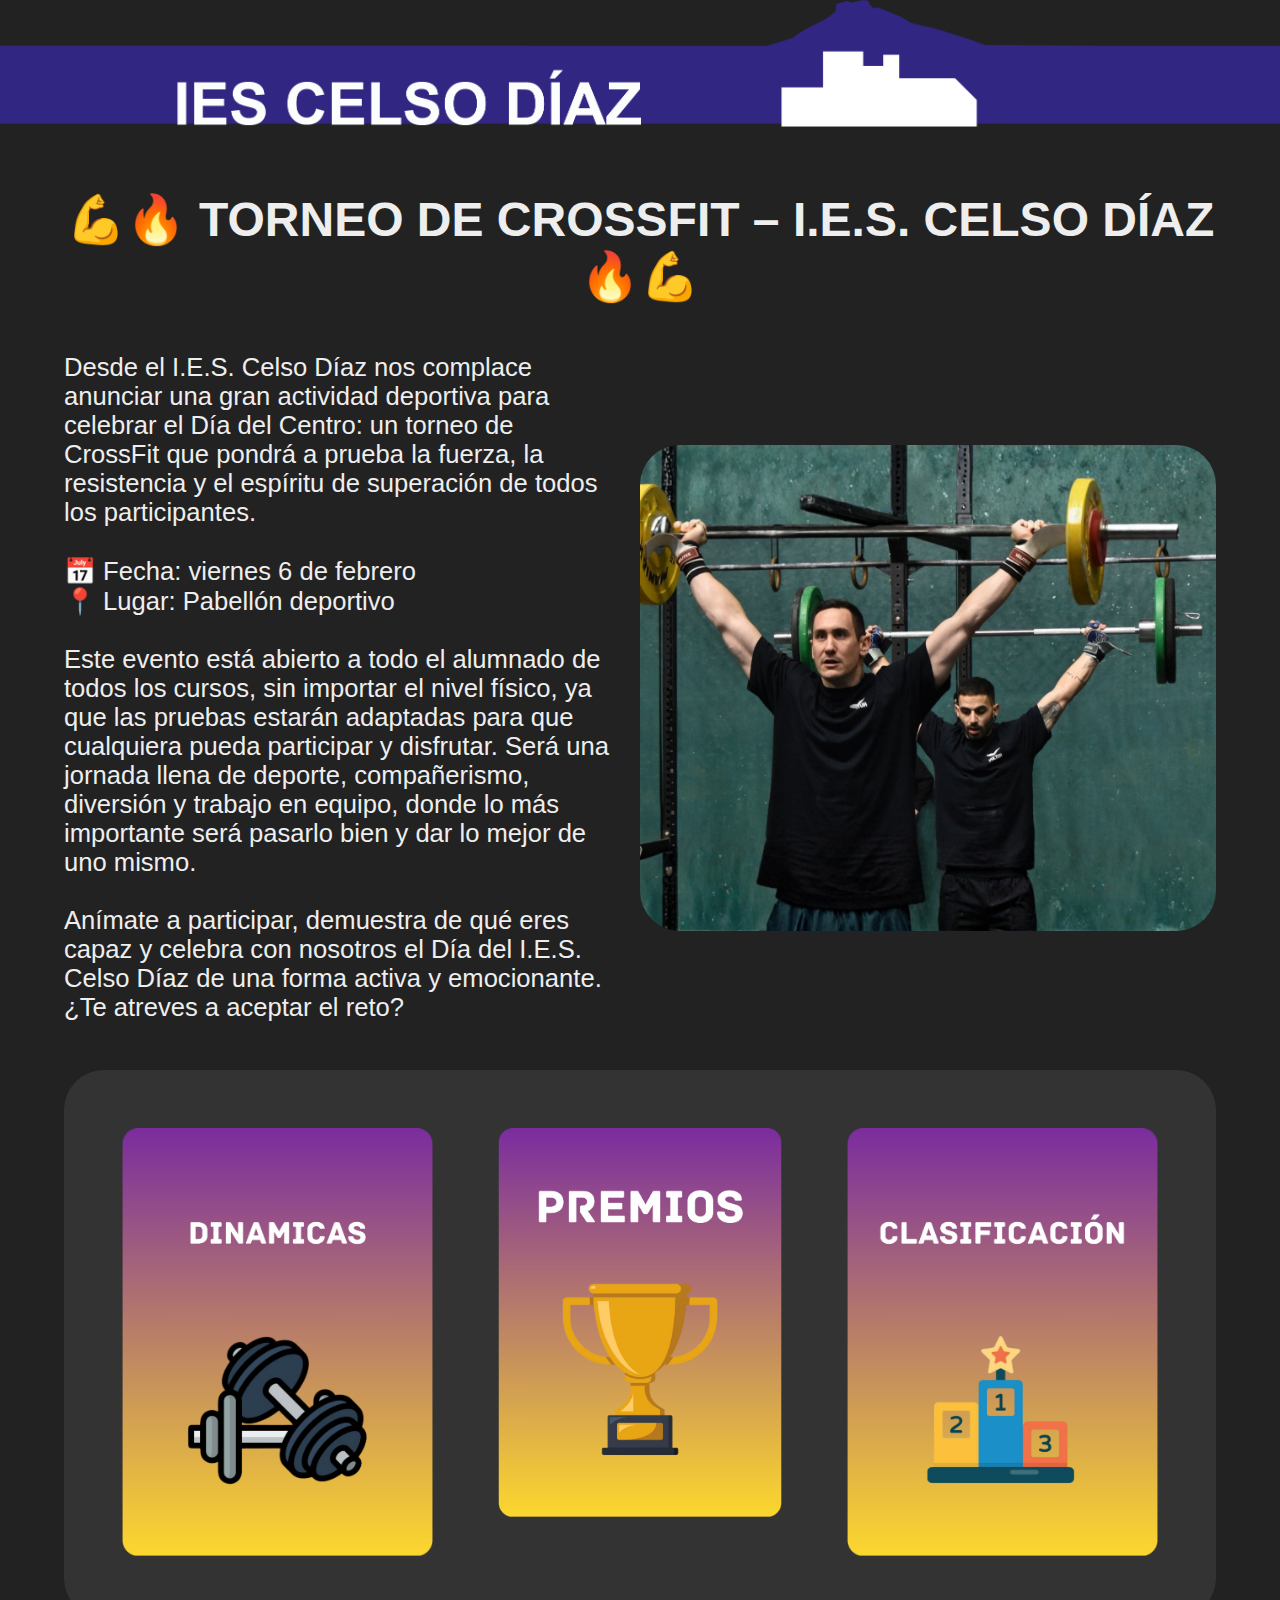
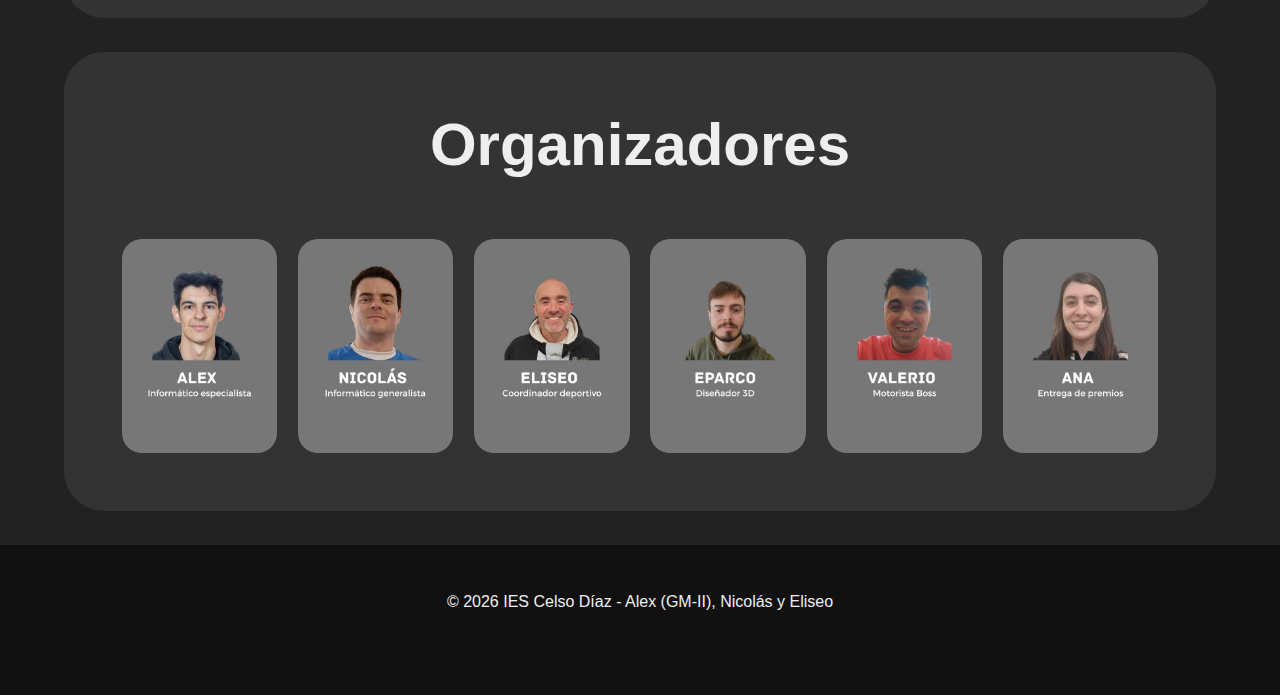
<file: index.html>
<!DOCTYPE html>
<html lang="en">
<head>
    <meta charset="UTF-8">
    <meta name="viewport" content="width=device-width, initial-scale=1.0">
    <title>Torneo CrossFit Celso</title>
    <link rel="stylesheet" href="styles.css">
</head>
<body>
    <header>
        <img src="assetts/LogoCelso.png" id="celso-logo">
    </header>
    <main class="main-content">
        <section id="heading"><h1>💪🔥 TORNEO DE CROSSFIT – I.E.S. CELSO DÍAZ 🔥💪 <br></h1></section>
        <section class="info">
            <p>
            Desde el I.E.S. Celso Díaz nos complace anunciar una gran actividad deportiva para celebrar el Día del Centro: un torneo de CrossFit que pondrá a prueba la fuerza, la resistencia y el espíritu de superación de todos los participantes.
            <br><br>
            📅 Fecha: viernes 6 de febrero <br>
            📍 Lugar: Pabellón deportivo
            <br><br>
            Este evento está abierto a todo el alumnado de todos los cursos, sin importar el nivel físico, ya que las pruebas estarán adaptadas para que cualquiera pueda participar y disfrutar. Será una jornada llena de deporte, compañerismo, diversión y trabajo en equipo, donde lo más importante será pasarlo bien y dar lo mejor de uno mismo.
            <br><br>
            Anímate a participar, demuestra de qué eres capaz y celebra con nosotros el Día del I.E.S. Celso Díaz de una forma activa y emocionante. <br>
            ¿Te atreves a aceptar el reto?</p>
            <img src="assetts/main-img.png">
        </section>
        <section class="apartados">
            <div id="dinamicas">
                <a href="Web Ejercicios/index2.html" target="_blank"><img src="assetts/dinamicas.png"></a>
            </div>
            <div id="premios">
                <a href="Web Premios/index.html" target="_blank"><img src="assetts/premios.png"></a>
            </div>
            <div id="clasificacion">
                <a href="Web Resultados/Index.html" target="_blank"><img src="assetts/clasificacion.png"></a>
            </div>
        </section>
        <section class="personal">
            <div class="person-display">
                <h2>Organizadores</h2>
                <div class="organizers-photos">    
                    <img src="assetts/Alex.png">
                    <img src="assetts/Nicolas.png">
                    <img src="assetts/Eliseo.png">
                    <img src="assetts/Eparco.png">
                    <img src="assetts/Valerio.png">
                    <img src="assetts/Ana.png">
                </div>
            </div>
        </section>
    </main>
    <footer>
        &copy; 2026 IES Celso Díaz - Alex (GM-II), Nicolás y Eliseo
    </footer>
</body>
</html>
</file>
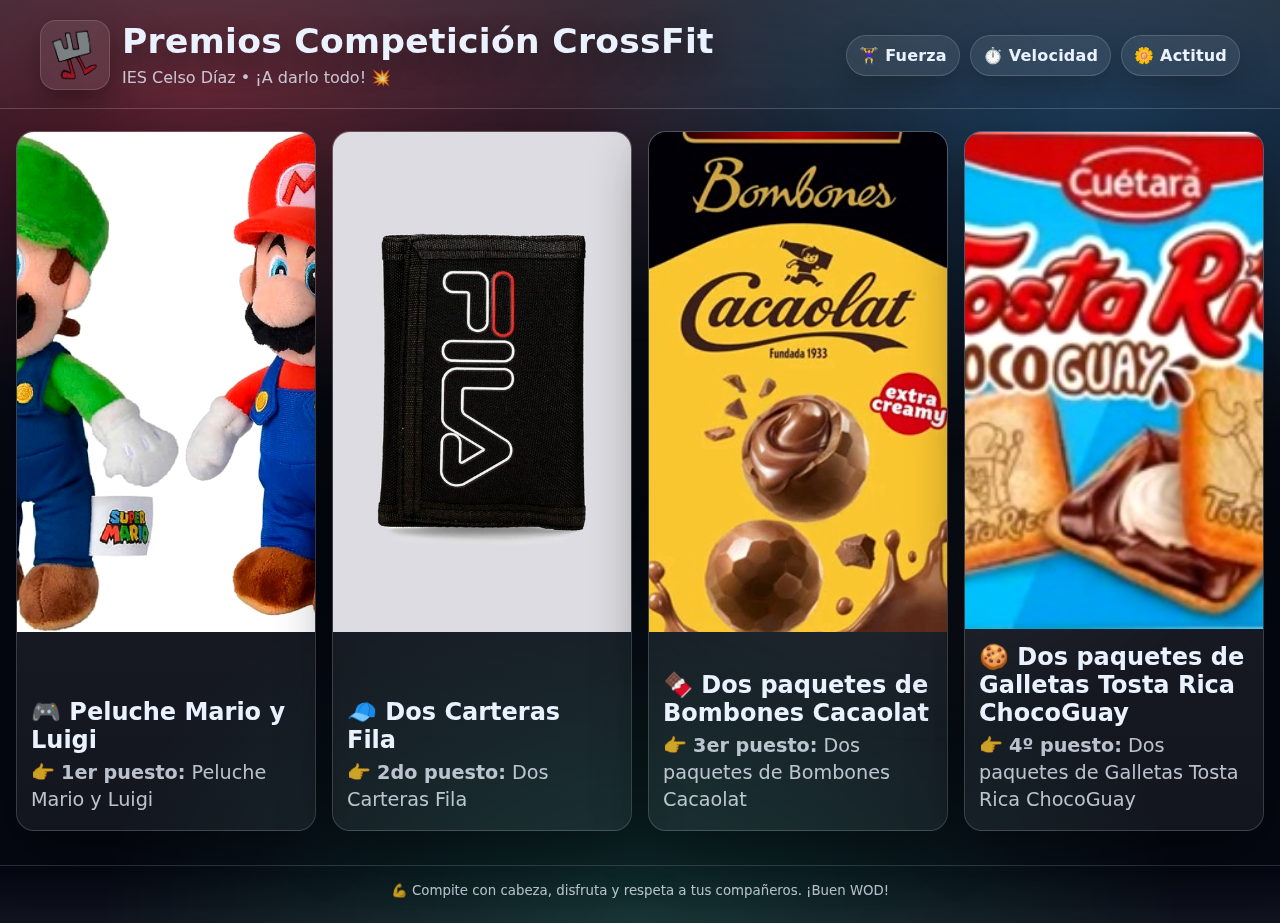
<file: Web Premios/index.html>
<!doctype html>
<html lang="es">
<head>
  <meta charset="utf-8" />
  <meta name="viewport" content="width=device-width, initial-scale=1" />
  <title>Premios Competición CrossFit - Celso Díaz</title>
  <link rel="stylesheet" href="premios.css" />
</head>

<body>
  <header class="site-header">
    <div class="header-inner">
      <div class="brand">
        <img class="logo" src="LogoCelsito.png" alt="Logo IES Celso Díaz" />
        <div>
          <h1>Premios Competición CrossFit</h1>
          <p class="subtitle">IES Celso Díaz • ¡A darlo todo! 💥</p>
        </div>
      </div>
      <div class="header-badges">
        <span class="pill">🏋️‍♀️ Fuerza</span>
        <span class="pill">⏱️ Velocidad</span>
        <span class="pill"> 🌼 Actitud</span>
      </div>
    </div>
  </header>
  <main class="container">
    <section class="grid">
      <!-- 1º -->
      <article class="card">
        <div class="badge gold">🥇 1er puesto</div>
        <img src="premio1.jpg" alt="Peluche Mario y Luigi" />
        <div class="card-text">
          <h2>🎮 Peluche Mario y Luigi</h2>
          <p>👉 <strong>1er puesto:</strong> Peluche Mario y Luigi</p>
        </div>
      </article>
      <!-- 2º -->
      <article class="card">
        <div class="badge silver">🥈 2do puesto</div>
        <img src="premio2.jpg" alt="Dos Carteras Fila" />
        <div class="card-text">
          <h2>🧢 Dos Carteras Fila</h2>
          <p>👉 <strong>2do puesto:</strong> Dos Carteras Fila</p>
        </div>
      </article>

      <!-- 3º -->
      <article class="card">
        <div class="badge bronze">🥉 3er puesto</div>
        <img src="premio3.jpg" alt="Dos paquetes de Bombones Cacaolat" />
        <div class="card-text">
          <h2>🍫 Dos paquetes de Bombones Cacaolat</h2>
          <p>👉 <strong>3er puesto:</strong> Dos paquetes de Bombones Cacaolat</p>
        </div>
      </article>
      <!-- 4º -->
      <article class="card">
        <div class="badge blue">🏅 4º puesto</div>
        <img src="premio4.jpg" alt="Dos paquetes de Galletas Tosta Rica ChocoGuay" />
        <div class="card-text">
          <h2>🍪 Dos paquetes de Galletas Tosta Rica ChocoGuay</h2>
          <p>👉 <strong>4º puesto:</strong> Dos paquetes de Galletas Tosta Rica ChocoGuay</p>
        </div>
      </article>
    </section>
  </main>
  <footer class="site-footer">
    <small>💪 Compite con cabeza, disfruta y respeta a tus compañeros. ¡Buen WOD!</small>
  </footer>
</body>
</html>
</file>
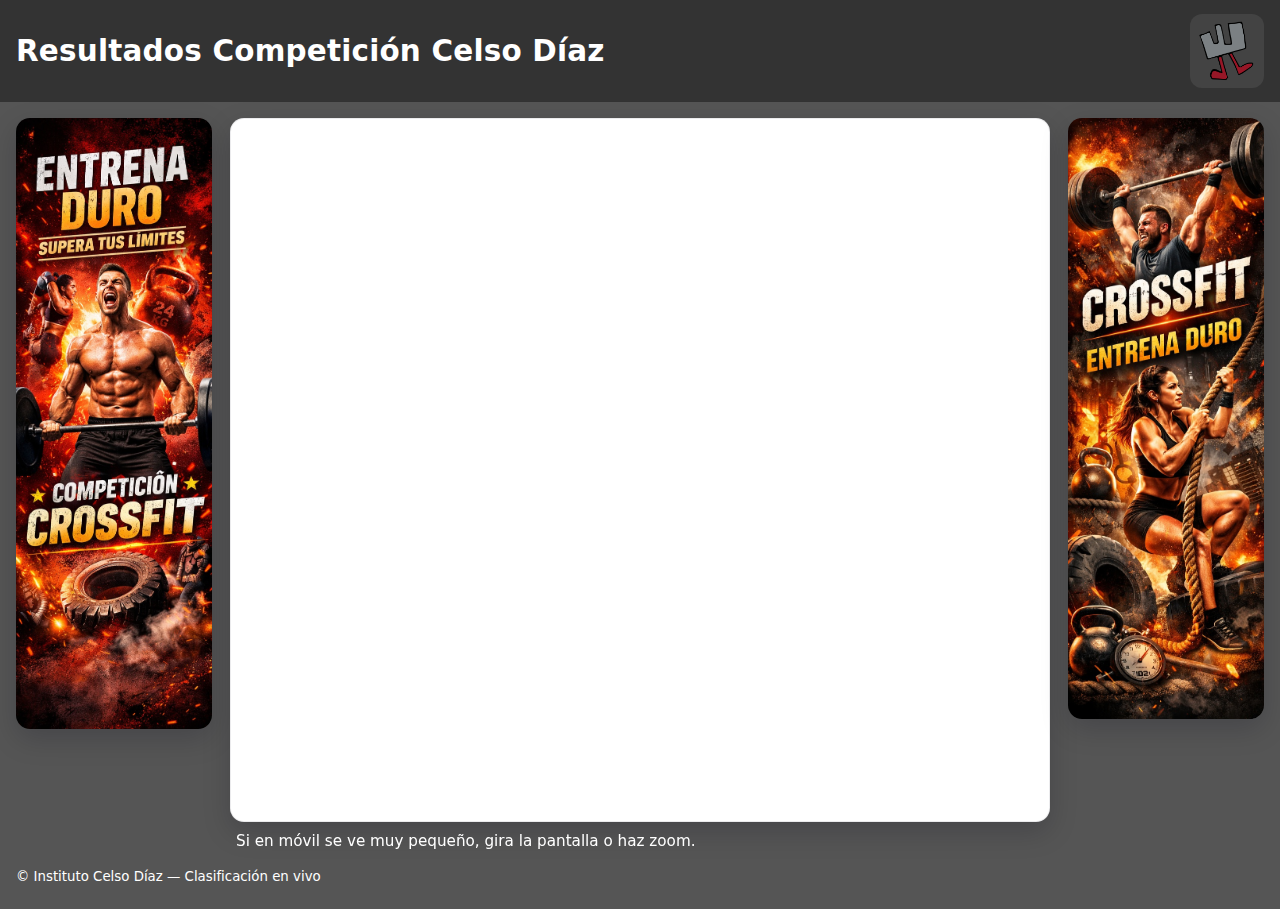
<file: Web Resultados/Index.html>
<!doctype html>
<html lang="es">
<head>
  <meta charset="utf-8" />
  <meta name="viewport" content="width=device-width, initial-scale=1" />
  <title>Resultados Competición Celso Díaz</title>
  <link rel="stylesheet" href="styles.css" />
</head>

<body>
  <header class="site-header">
    <div class="header-inner">
      <h1 class="site-title">Resultados Competición Celso Díaz</h1>

      <!-- Logo del instituto (colócalo en la misma carpeta que este HTML) -->
      <img
        class="logo"
        src="LogoCelsito.png"
        alt="Logo del Instituto Celso Díaz"
      />
    </div>
  </header>

  <main class="layout">
    <!-- Banner izquierda -->
    <aside class="banner banner-left">
      <img src="bannerIzquierda.jpg" alt="Banner izquierda" />
    </aside>

    <!-- Resultados (Google Sheets publicado) -->
    <section class="content">
      <div class="sheet-frame">
        <iframe
          title="Resultados CrossFit"
          src="https://docs.google.com/spreadsheets/d/e/2PACX-1vQl5-R5XbinoEIozW8bozPFiPnJjiyoJCV2-h3wQ0bOZ3fdquMgkKwj0eEfr5duaV_zZAANyacU_Jhb/pubhtml?gid=1441792868&single=true"
          loading="lazy"
          referrerpolicy="no-referrer"
        ></iframe>
      </div>

      <p class="hint">
        Si en móvil se ve muy pequeño, gira la pantalla o haz zoom.
      </p>
    </section>

    <!-- Banner derecha -->
    <aside class="banner banner-right">
      <img src="bannerDerecha.jpg" alt="Banner derecha" />
    </aside>
  </main>

  <footer class="site-footer">
    <small>© Instituto Celso Díaz — Clasificación en vivo</small>
  </footer>
</body>
</html>
</file>
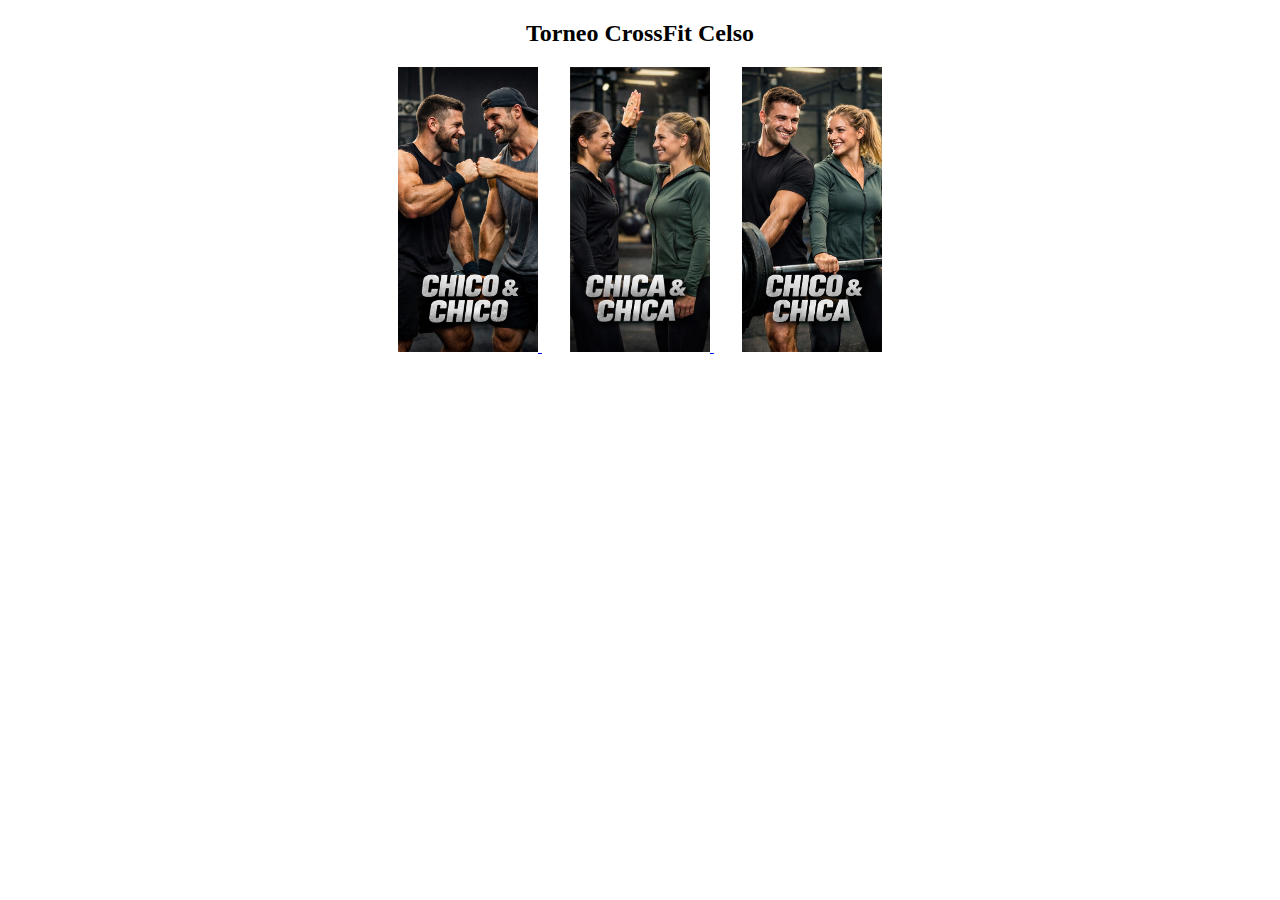
<file: Copia Inicial Index.html>
<!DOCTYPE html>
<html>
    <head>
        <meta charset="utf-8" />
        <title></title>

    </head>
    <body>
    
        <center>
    
    <h2> Torneo CrossFit Celso </h2>

        
         <a target="_blank" href="https://docs.google.com/spreadsheets/d/e/2PACX-1vTY6V5K6m8VhWU0AOLpxbPLIF3sOhER3HW9w3KVppLbUaOc_iIRFByzlRPNIIN_nhLEk55mT_eYa50C/pubhtml?gid=2095402340&single=true">
        
        <img width="140" src="chico_chico.png" />
        
        </a>
        
        <p1 style="color: white;">___</p1>
        <a target="_blank" href="https://docs.google.com/spreadsheets/d/e/2PACX-1vTY6V5K6m8VhWU0AOLpxbPLIF3sOhER3HW9w3KVppLbUaOc_iIRFByzlRPNIIN_nhLEk55mT_eYa50C/pubhtml?gid=2095402340&single=true">
        
            <img width="140" src="chica_chica.png" />
        </a>
    
        <p1 style="color: white;">___</p1>
        
        <a target="_blank" href="https://docs.google.com/spreadsheets/d/e/2PACX-1vTY6V5K6m8VhWU0AOLpxbPLIF3sOhER3HW9w3KVppLbUaOc_iIRFByzlRPNIIN_nhLEk55mT_eYa50C/pubhtml?gid=2095402340&single=true">
        <img width="140" src="chico_chica.png" />
        </a>
        
        <p1>    </p1>

        </center>

    

    </body>

    </html>
</file>
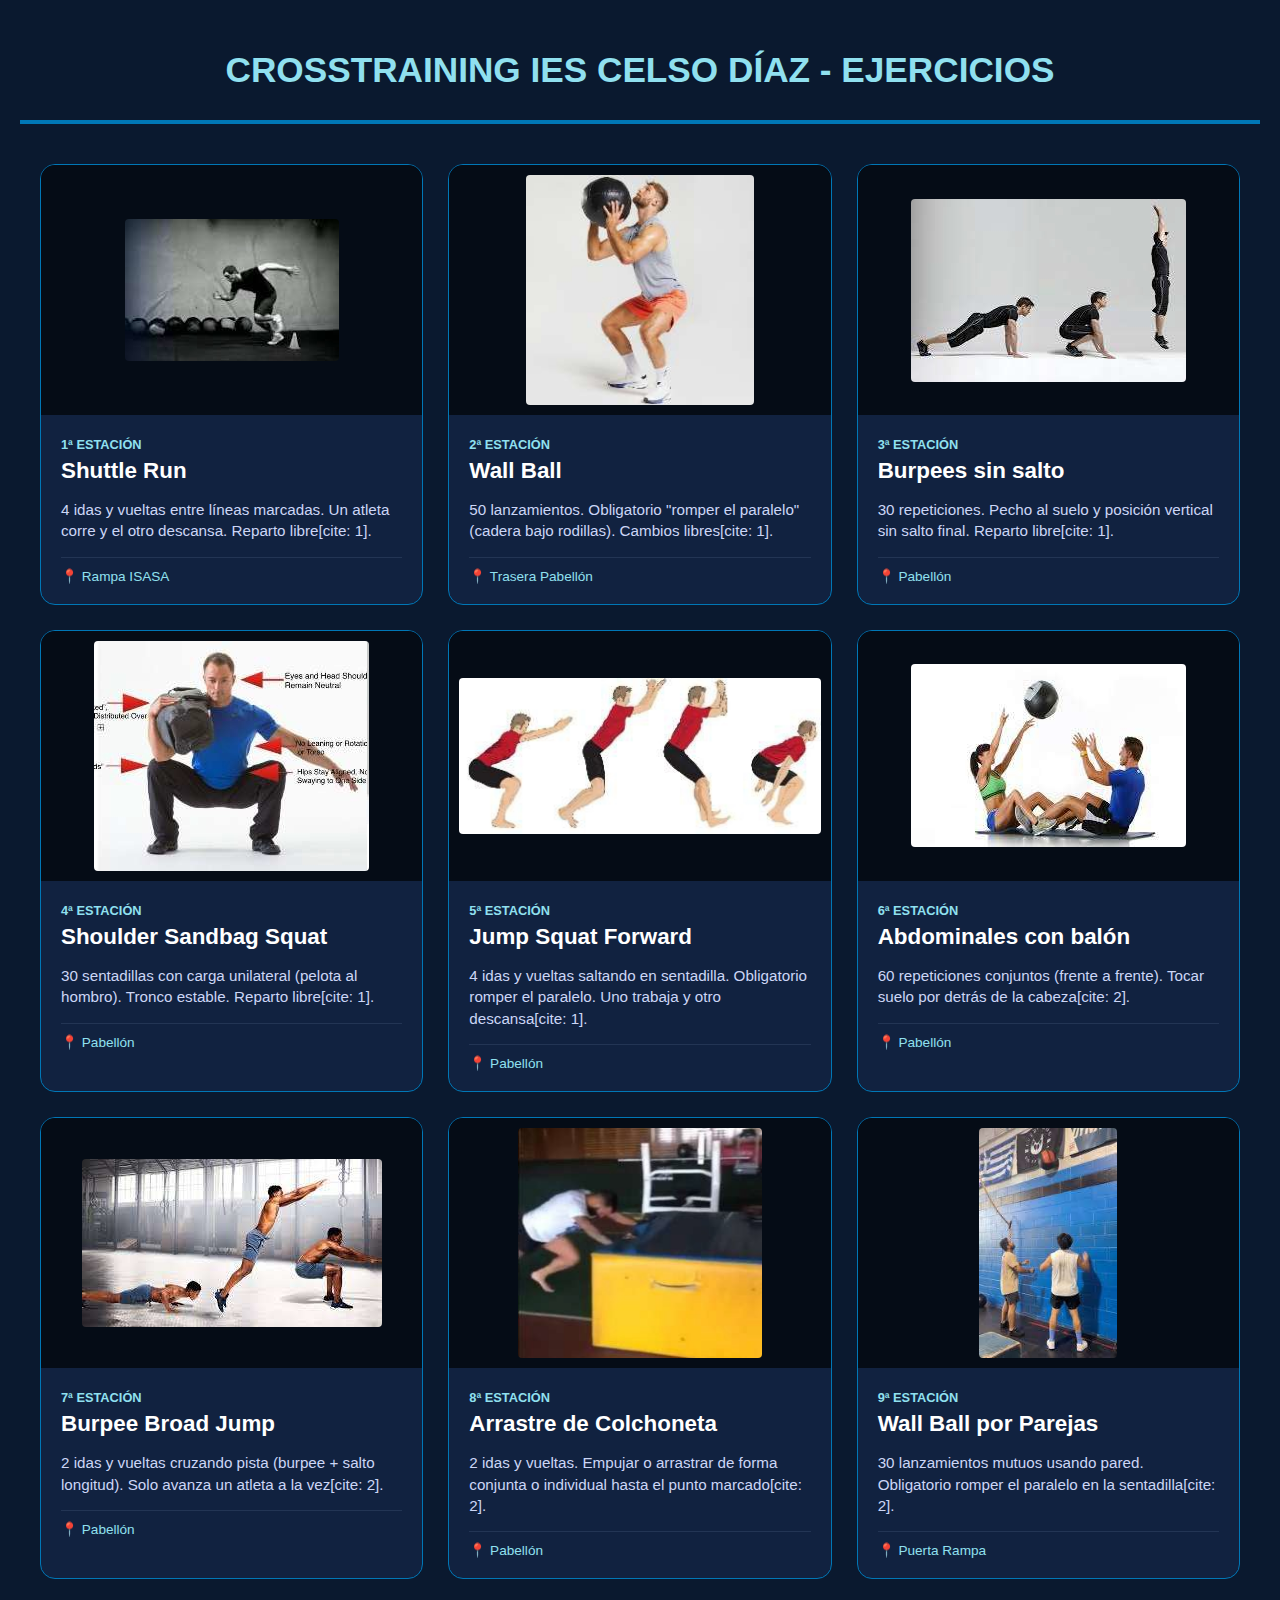
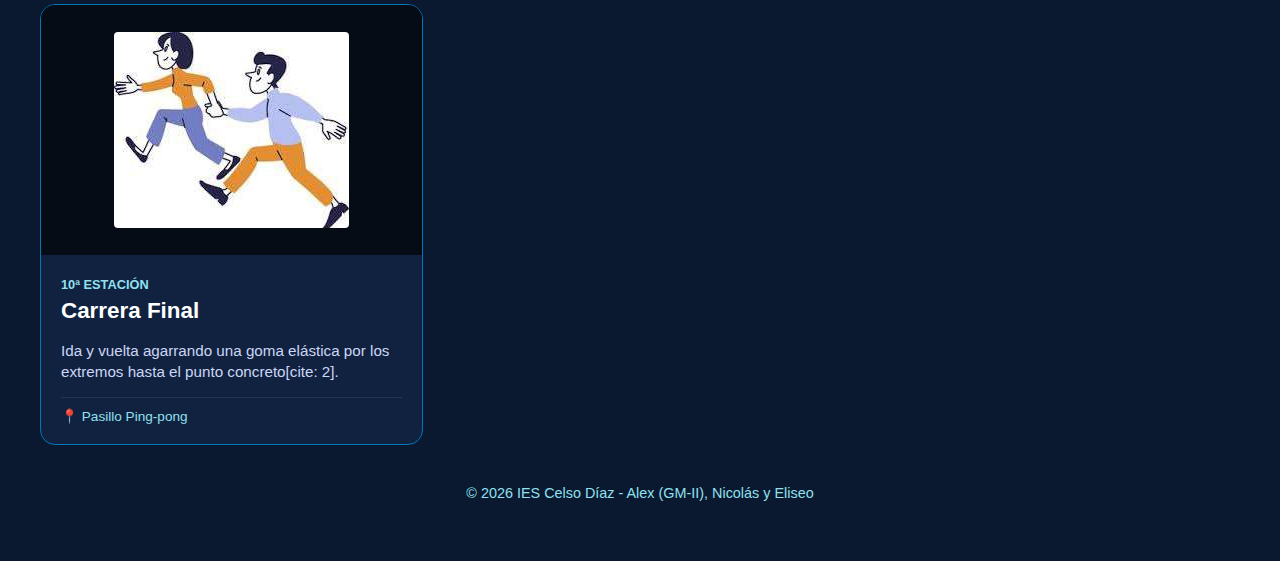
<file: Web Ejercicios/index2.html>
<!DOCTYPE html>
<html lang="es">
<head>
    <meta charset="UTF-8">
    <meta name="viewport" content="width=device-width, initial-scale=1.0">
    <title>CrossTraining IES Celso Díaz</title>
    <style>
        :root {
            --azul-oscuro: #0a192f;
            --azul-medio: #112240;
            --azul-brillante: #0077b6;
            --azul-claro: #90e0ef;
            --blanco: #e6f1ff;
        }

        body {
            font-family: 'Segoe UI', Tahoma, Geneva, Verdana, sans-serif;
            background-color: var(--azul-oscuro);
            color: var(--blanco);
            margin: 0;
            padding: 20px;
        }

        header {
            text-align: center;
            padding: 30px 10px;
            border-bottom: 4px solid var(--azul-brillante);
            margin-bottom: 40px;
        }

        h1 {
            margin: 0;
            font-size: 2.2rem;
            color: var(--azul-claro);
            text-transform: uppercase;
        }

        .container {
            display: grid;
            grid-template-columns: repeat(auto-fit, minmax(300px, 1fr));
            gap: 25px;
            max-width: 1200px;
            margin: 0 auto;
        }

        .card {
            background-color: var(--azul-medio);
            border-radius: 15px;
            border: 1px solid var(--azul-brillante);
            overflow: hidden;
            display: flex;
            flex-direction: column;
            transition: transform 0.2s;
        }

        .card:hover {
            transform: scale(1.02);
            box-shadow: 0 0 15px rgba(0, 119, 182, 0.5);
        }

        /* Contenedor de imagen para que no se corte nada */
        .img-container {
            width: 100%;
            height: 250px;
            background-color: #050c16; /* Fondo oscuro para fotos con huecos */
            display: flex;
            align-items: center;
            justify-content: center;
            padding: 10px;
            box-sizing: border-box;
        }

        .img-container img {
            max-width: 100%;
            max-height: 100%;
            object-fit: contain; /* Esto evita que se corten los bordes */
            border-radius: 4px;
        }

        .info {
            padding: 20px;
            flex-grow: 1;
        }

        .estacion {
            font-size: 0.8rem;
            font-weight: bold;
            color: var(--azul-claro);
            text-transform: uppercase;
        }

        h2 {
            margin: 5px 0 10px 0;
            font-size: 1.4rem;
            color: #fff;
        }

        p {
            font-size: 0.95rem;
            line-height: 1.4;
            color: #ccd6f6;
        }

        .ubicacion {
            margin-top: 15px;
            font-size: 0.85rem;
            padding-top: 10px;
            border-top: 1px solid #233554;
            display: block;
            color: var(--azul-claro);
        }

        footer {
            text-align: center;
            padding: 40px;
            color: var(--azul-claro);
            font-size: 0.9rem;
        }
    </style>
</head>
<body>

<header>
    <h1>CrossTraining IES Celso Díaz - Ejercicios</h1>
</header>

<div class="container">
    <div class="card">
        <div class="img-container"><img src="foto1.jpg" alt="Shuttle Run"></div>
        <div class="info">
            <span class="estacion">1ª Estación</span>
            <h2>Shuttle Run</h2>
            <p>4 idas y vueltas entre líneas marcadas. Un atleta corre y el otro descansa. Reparto libre[cite: 1].</p>
            <span class="ubicacion">📍 Rampa ISASA</span>
        </div>
    </div>

    <div class="card">
        <div class="img-container"><img src="foto2.jpg" alt="Wall Ball"></div>
        <div class="info">
            <span class="estacion">2ª Estación</span>
            <h2>Wall Ball</h2>
            <p>50 lanzamientos. Obligatorio "romper el paralelo" (cadera bajo rodillas). Cambios libres[cite: 1].</p>
            <span class="ubicacion">📍 Trasera Pabellón</span>
        </div>
    </div>

    <div class="card">
        <div class="img-container"><img src="foto3.jpg" alt="Burpees"></div>
        <div class="info">
            <span class="estacion">3ª Estación</span>
            <h2>Burpees sin salto</h2>
            <p>30 repeticiones. Pecho al suelo y posición vertical sin salto final. Reparto libre[cite: 1].</p>
            <span class="ubicacion">📍 Pabellón</span>
        </div>
    </div>

    <div class="card">
        <div class="img-container"><img src="foto4.jpg" alt="Sandbag Squat"></div>
        <div class="info">
            <span class="estacion">4ª Estación</span>
            <h2>Shoulder Sandbag Squat</h2>
            <p>30 sentadillas con carga unilateral (pelota al hombro). Tronco estable. Reparto libre[cite: 1].</p>
            <span class="ubicacion">📍 Pabellón</span>
        </div>
    </div>

    <div class="card">
        <div class="img-container"><img src="foto5.jpg" alt="Jump Squat"></div>
        <div class="info">
            <span class="estacion">5ª Estación</span>
            <h2>Jump Squat Forward</h2>
            <p>4 idas y vueltas saltando en sentadilla. Obligatorio romper el paralelo. Uno trabaja y otro descansa[cite: 1].</p>
            <span class="ubicacion">📍 Pabellón</span>
        </div>
    </div>

    <div class="card">
        <div class="img-container"><img src="foto6.jpg" alt="Abdominales"></div>
        <div class="info">
            <span class="estacion">6ª Estación</span>
            <h2>Abdominales con balón</h2>
            <p>60 repeticiones conjuntos (frente a frente). Tocar suelo por detrás de la cabeza[cite: 2].</p>
            <span class="ubicacion">📍 Pabellón</span>
        </div>
    </div>

    <div class="card">
        <div class="img-container"><img src="foto7.jpg" alt="Burpee Broad Jump"></div>
        <div class="info">
            <span class="estacion">7ª Estación</span>
            <h2>Burpee Broad Jump</h2>
            <p>2 idas y vueltas cruzando pista (burpee + salto longitud). Solo avanza un atleta a la vez[cite: 2].</p>
            <span class="ubicacion">📍 Pabellón</span>
        </div>
    </div>

    <div class="card">
        <div class="img-container"><img src="foto8.jpg" alt="Arrastre Colchoneta"></div>
        <div class="info">
            <span class="estacion">8ª Estación</span>
            <h2>Arrastre de Colchoneta</h2>
            <p>2 idas y vueltas. Empujar o arrastrar de forma conjunta o individual hasta el punto marcado[cite: 2].</p>
            <span class="ubicacion">📍 Pabellón</span>
        </div>
    </div>

    <div class="card">
        <div class="img-container"><img src="foto9.jpg" alt="Wall Ball Parejas"></div>
        <div class="info">
            <span class="estacion">9ª Estación</span>
            <h2>Wall Ball por Parejas</h2>
            <p>30 lanzamientos mutuos usando pared. Obligatorio romper el paralelo en la sentadilla[cite: 2].</p>
            <span class="ubicacion">📍 Puerta Rampa</span>
        </div>
    </div>

    <div class="card">
        <div class="img-container"><img src="foto10.jpg" alt="Carrera Final"></div>
        <div class="info">
            <span class="estacion">10ª Estación</span>
            <h2>Carrera Final</h2>
            <p>Ida y vuelta agarrando una goma elástica por los extremos hasta el punto concreto[cite: 2].</p>
            <span class="ubicacion">📍 Pasillo Ping-pong</span>
        </div>
    </div>
</div>

<footer>
    &copy; 2026 IES Celso Díaz - Alex (GM-II), Nicolás y Eliseo
</footer>

</body>
</html>
</file>
<file: styles.css>
*{
    margin: 0;
    padding: 0;
    box-sizing: border-box;
    font-family: 'Segoe UI', Tahoma, Geneva, Verdana, sans-serif;
    color: #eee;
}
body{
    width: 100%;
    background: #222;
    background-position: center;
    background-size: cover;
}
header{
    display: flex;
    justify-content: center;
    width: 100%;
    height: auto;
}
header img{
    width: 100%;
    height: auto;
}
.main-content{
    margin-top: 2rem;
    padding: 0 5% 0;
}
.main-content #heading{
    font-size: 1.5em;
    text-align: center;
}
.main-content .info{
    display: flex;
    margin-top: 3rem;
    margin-bottom: 3rem;
    gap: 30px;
    align-items: center;
} 
.info p{
    font-size: 1.6rem;
    width: 50%;
}
.info img{
    width: 50%;
    height:auto;
    border-radius: 40px;
}
.main-content .apartados{
    display: grid;
    background: #333;
    grid-template-columns: repeat(3, 1fr);
    gap: 3.2rem;
    padding: 5%;
    border-radius: 2.5rem;
    margin-bottom: 3%;
}
.apartados img{
    height: auto;
    width: 100%;
}
.apartados #dinamicas:hover{
    transform: rotate(-1deg) scale(1.07);
}
.apartados #premios:hover{
    transform: scale(1.07);
}
.apartados #clasificacion:hover{
    transform: rotate(1deg) scale(1.07);
}
footer{
    background: #111;
    margin-top: 2rem;
    height: 150px;
    text-align: center;
    padding-top: 3rem;
}
.personal{
    background: #333;
    padding: 5%;
    border-radius: 2.5rem;
    display: flex;
    flex-direction: column;
    align-items: center;
    margin-bottom: 3%;
    gap: 2.5em;
}
.person-display{
    display: flex;
    flex-direction: column;
    align-items: center;
    gap: 1.5em;    
    font-size: 2.5rem;
}
.person-display .jurado-photos{
    display: grid;
    grid-template-columns: repeat(6, 1fr);
    gap: 2%;
}
.jurado-photos img{
    width: 100%;
    height: auto;
    border-radius: 20px;
}
.person-display .organizers-photos{
    display: grid;
    grid-template-columns: repeat(6, 1fr);
    gap: 2%;
}
.person-display .organizers-photos img{
    width: 100%;
    height: auto;
    border-radius: 20px;
}
@media (max-width: 768px){
    header img{
        width: 100%;
    }
    .main-content .info{
        flex-direction: column;
        align-items: center;
    }
    .info p{
        font-size: 1em;
        width: 90%;
    }
    .info img{
        width: 90%;
    }
    .main-content .apartados{
        width: 90%;
        display: flex;
        flex-direction: column;
        justify-self: center;
    }
    .apartados img{
        width: 85%;
        display: block;
        margin: 0 auto;
    }
    footer{
        font-size: .7em;
    }
    .personal{
        width: 90%;
        display: flex;
        flex-direction: column;
        justify-self: center;
    }
    .person-display{
        font-size: 1.6rem;  
    }
    .person-display .jurado-photos{
        grid-template-columns: repeat(3, 1fr);
    }
    .person-display .organizers-photos{
        grid-template-columns: repeat(3, 1fr);
    }
    .apartados #dinamicas:hover{
    transform: rotate(-1deg) scale(1.02);
    }
    .apartados #premios:hover{
        transform: scale(1.02);
    }
    .apartados #clasificacion:hover{
        transform: rotate(1deg) scale(1.02);
    }
}
</file>
<file: Web Premios/premios.css>
:root{
  --bg: #050812;
  --text: #eaf2ff;
  --muted: rgba(234,242,255,0.78);
  --card1: rgba(255,255,255,0.10);
  --card2: rgba(255,255,255,0.06);
  --border: rgba(255,255,255,0.16);
  --shadow: 0 18px 55px rgba(0,0,0,0.45);
  --radius: 18px;
}

*{ box-sizing: border-box; }

body{
  margin: 0;
  font-family: system-ui, -apple-system, Segoe UI, Roboto, Arial, sans-serif;
  color: var(--text);
  background:
    radial-gradient(1000px 520px at 15% 10%, rgba(255, 60, 90, 0.32), transparent 60%),
    radial-gradient(900px 520px at 85% 15%, rgba(60, 170, 255, 0.28), transparent 60%),
    radial-gradient(900px 650px at 50% 100%, rgba(60, 255, 190, 0.14), transparent 60%),
    linear-gradient(180deg, rgba(255,255,255,0.05), transparent 55%),
    var(--bg);
  background-repeat: no-repeat;
  background-size: cover;
  overflow-x: hidden;
}

/* Efecto “humo/luz” tipo gimnasio */
body::before{
  content:"";
  position: fixed;
  inset: -80px;
  background:
    radial-gradient(500px 300px at 25% 30%, rgba(255,255,255,0.06), transparent 60%),
    radial-gradient(520px 320px at 70% 60%, rgba(255,255,255,0.05), transparent 65%),
    radial-gradient(600px 360px at 55% 20%, rgba(255,255,255,0.04), transparent 70%);
  filter: blur(18px);
  opacity: 0.9;
  pointer-events: none;
  z-index: -1;
}

/* Header */
.site-header{
  padding: 20px 16px 18px;
  border-bottom: 1px solid rgba(255,255,255,0.14);
  background: linear-gradient(180deg, rgba(255,255,255,0.08), rgba(255,255,255,0.02));
}

.header-inner{
  max-width: 1200px;
  margin: 0 auto;
  display:flex;
  align-items:center;
  justify-content: space-between;
  gap: 14px;
}

.brand{
  display:flex;
  align-items:center;
  gap: 12px;
  min-width: 0;
}

.logo{
  width: 70px;
  height: 70px;
  object-fit: contain;
  padding: 8px;
  border-radius: 16px;
  background: rgba(255,255,255,0.08);
  border: 1px solid rgba(255,255,255,0.14);
  box-shadow: 0 10px 28px rgba(0,0,0,0.35);
}
h1{
  margin: 0;
  font-size: clamp(22px, 2.7vw, 40px);
  letter-spacing: 0.3px;
  line-height: 1.05;
  text-shadow: 0 10px 30px rgba(0,0,0,0.45);
}
.subtitle{
  margin: 8px 0 0;
  color: var(--muted);
}
.header-badges{
  display:flex;
  flex-wrap: wrap;
  gap: 10px;
  justify-content: flex-end;
}
.pill{
  padding: 10px 12px;
  border-radius: 999px;
  border: 1px solid rgba(255,255,255,0.16);
  background: rgba(255,255,255,0.07);
  box-shadow: 0 12px 30px rgba(0,0,0,0.25);
  font-weight: 700;
  letter-spacing: 0.2px;
}
/* Content */
.container{
  max-width: 1700px;
  margin: 0 auto;
  padding: 22px 16px 34px;
}
.grid{
  display: grid;
  grid-template-columns: repeat(4, 1fr);
  gap: 16px;
  height: 700px;
}
.card{
  position: relative;
  display: flex;
  flex-direction: column;
  justify-content: space-between; 
  border-radius: var(--radius);
  overflow: hidden;
  background: linear-gradient(180deg, var(--card1), var(--card2));
  border: 1px solid var(--border);
  box-shadow: var(--shadow);
  transition: transform 160ms ease, box-shadow 160ms ease, border-color 160ms ease;
}
.card:hover{
  transform: translateY(-6px);
  border-color: rgba(255,255,255,0.28);
  box-shadow: 0 24px 70px rgba(0,0,0,0.55);
}
.card img{
  width: 100%;
  height: 500px;
  object-fit: cover;
  display: block;
  filter: contrast(1.06) saturate(1.10);
}
.card h2{
  margin: 14px 14px 6px;
  font-size: 1.5rem;
}
.card p{
  margin: 0 14px 16px;
  color: var(--muted);
  line-height: 1.4;
  font-size: 1.2rem;
}
.badge{
  position: absolute;
  top: 12px;
  left: 12px;
  padding: 9px 12px;
  border-radius: 999px;
  font-weight: 900;
  letter-spacing: 0.2px;
  color: #0b0f17;
  box-shadow: 0 16px 32px rgba(0,0,0,0.35);
}

.gold{ background: linear-gradient(90deg, #ffd54a, #ffb300); }
.silver{ background: linear-gradient(90deg, #e5e7eb, #bfc7d1); }
.bronze{ background: linear-gradient(90deg, #ffb27a, #d77b3e); }
.blue{ background: linear-gradient(90deg, #7dd3fc, #60a5fa); }

.site-footer{
  text-align: center;
  padding: 14px 16px 24px;
  color: var(--muted);
  border-top: 1px solid rgba(255,255,255,0.12);
  background: linear-gradient(0deg, rgba(255,255,255,0.05), transparent);
}
/* Responsive */
@media (max-width: 1100px){
  .container{
    max-width: 700px;
  }
  .grid{ 
    grid-template-columns: repeat(2, 1fr);
    height: 700px;
  }
  .card img{
    width: 100%;
    height: 250px;
  }
  .card h2{
    font-size: 1em;
  }
  .card p{
    line-height: 1.4;
    font-size: .7em;
  }
}
@media (max-width: 720px){
  .header-inner{
    flex-direction: column;
    align-items: flex-start;
  }
  .header-badges{
    justify-content: flex-start;
  }
}

@media (max-width: 620px){
  .grid{ grid-template-columns: 1fr; }
  .card img{ height: 250px; }
  .logo{ width: 60px; height: 60px; }
}
</file>
<file: Web Resultados/styles.css>
:root {
  --max-width: 1400px;
  --gap: 18px;
  --header-bg: #333;
  --text: #0b1220;
  --muted: #fff;
  --card: #ffffff;
}

* { box-sizing: border-box; }

body {
  margin: 0;
  font-family: system-ui, -apple-system, Segoe UI, Roboto, Arial, sans-serif;
  color: var(--text);
  background: #555;
}

/* Header */
.site-header {
  background: var(--header-bg);
  color: #fff;
  padding: 14px 16px;
}

.header-inner {
  max-width: var(--max-width);
  margin: 0 auto;
  display: flex;
  align-items: center;
  gap: 14px;
}

.site-title {
  margin: 0;
  font-size: clamp(18px, 2.3vw, 30px);
  font-weight: 800;
  letter-spacing: 0.2px;
  flex: 1;
}

.logo {
  width: 74px;
  height: 74px;
  object-fit: contain;
  background: rgba(255,255,255,0.08);
  border-radius: 12px;
  padding: 6px;
}

/* Layout */
.layout {
  max-width: var(--max-width);
  margin: 16px auto;
  padding: 0 16px;
  display: grid;
  grid-template-columns: 1fr minmax(320px, 820px) 1fr;
  gap: var(--gap);
  align-items: start;
}

/* Banners */
.banner img {
  width: 100%;
  height: auto;
  border-radius: 14px;
  display: block;
  box-shadow: 0 10px 28px rgba(2, 6, 23, 0.18);
}

/* Central content */
.content {
  min-width: 0;
}

.sheet-frame {
  background: var(--card);
  border-radius: 14px;
  overflow: hidden;
  box-shadow: 0 10px 28px rgba(2, 6, 23, 0.18);
  border: 1px solid rgba(2, 6, 23, 0.08);
}

/* Responsive iframe: altura cómoda en pantallas */
.sheet-frame iframe {
  width: 100%;
  height: min(78vh, 950px);
  border: 0;
  display: block;
}

.hint {
  margin: 10px 6px 0;
  color: var(--muted);
  font-size: 0.95rem;
}

/* Footer */
.site-footer {
  max-width: var(--max-width);
  margin: 10px auto 24px;
  padding: 0 16px;
  color: var(--muted);
}

/* Responsive: en móviles ponemos banners arriba y abajo */
@media (max-width: 980px) {
  .layout {
    grid-template-columns: 1fr;
  }
  .logo {
    width: 58px;
    height: 58px;
  }
  .sheet-frame iframe {
    height: 75vh;
  }
}
</file>
